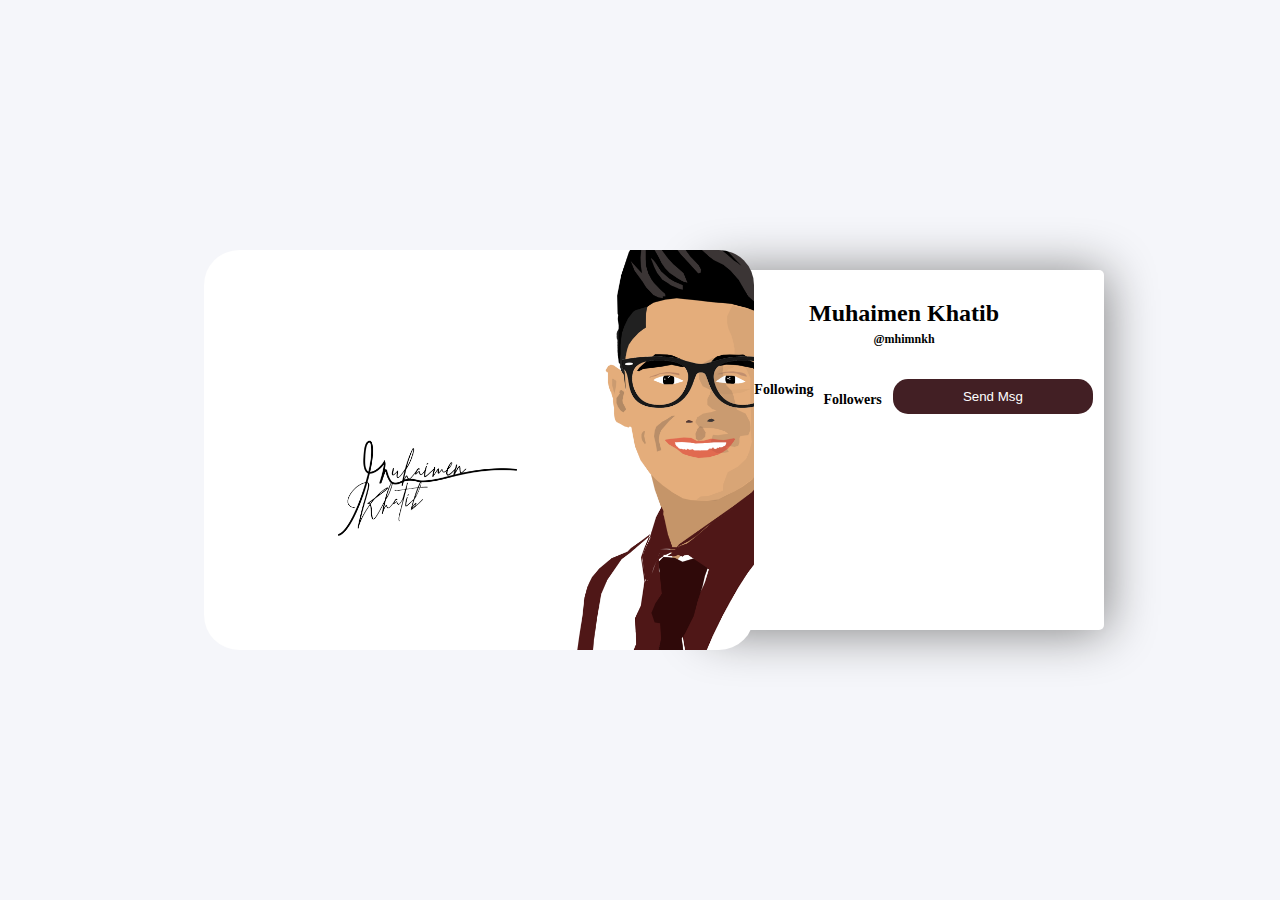
<file: 1st Try/siteim.html>
<!DOCTYPE html>
<html>
<head>
	<title>Khatib</title>
	<link rel="stylesheet" type="text/css" href="sty.css">
	<meta charset="utf-8">
	<meta name="viewport" content="width=device-width , initial-scale=1.0">
</head>
<!-- The body -->
<body class="body">
	<div class="box">
	<div class="list">

	<ul class="lista">
		
		<li id="home"> <a href="#">Home</a></li>
		<li id="whoiam"> <a href="#">Who I am ?</a></li>
		<li id="contact"> <a href="#">Contact me</a></li>
			
	</ul>
	</div>
	
	<div class="box1"></div>
	<div class="box2">
		<div class="txting">
		<h2>Muhaimen Khatib</h2>
		<h3>@mhimnkh</h3>

			<h4>shots</h4>
			<h5>Following</h5>
			<h6>Followers</h6>
		
		</div>
		<button> <a href="#">Send Msg</a>
		</button>
	</div>
	</div>
</body>
</html>
</file>
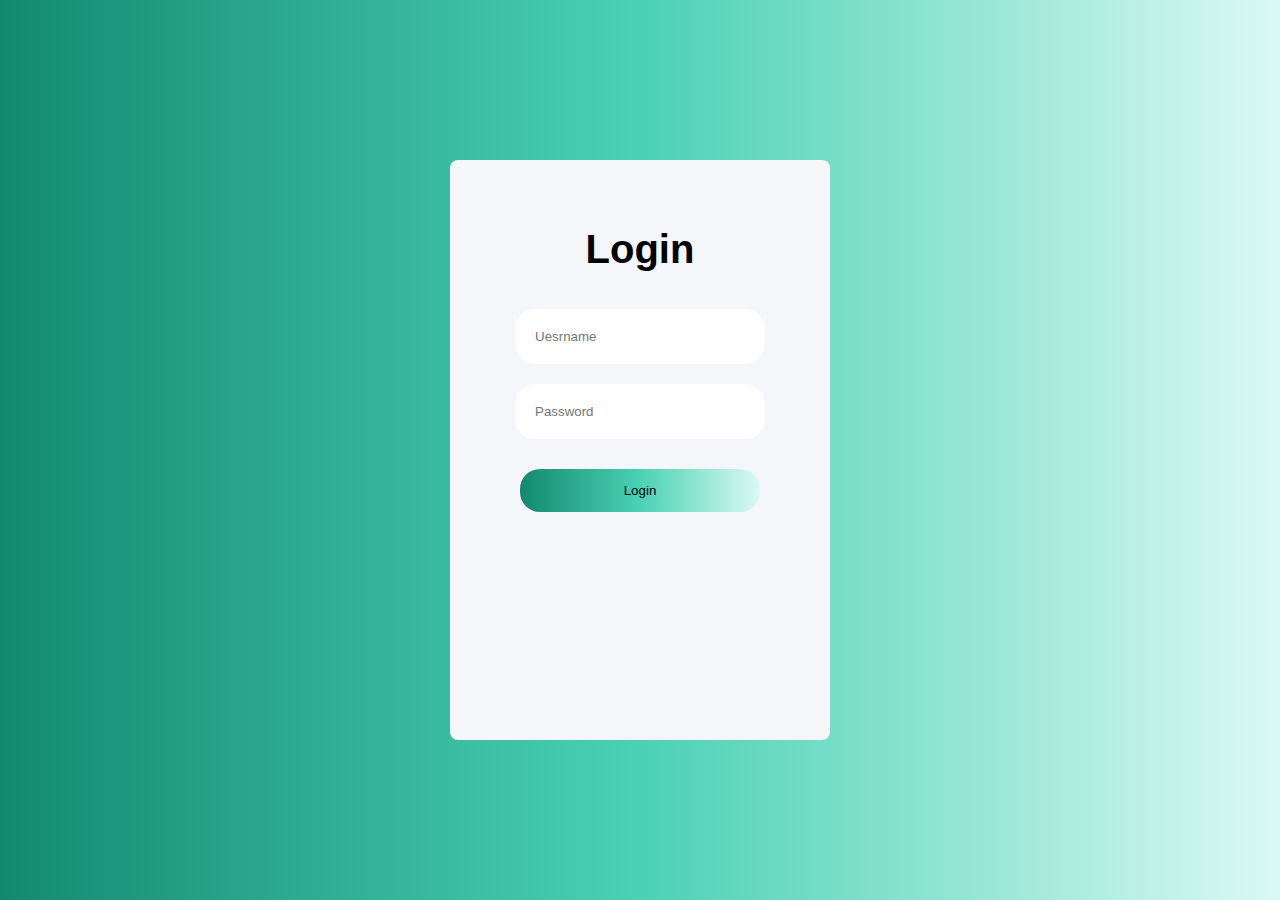
<file: Login Page v1.0/login.html>
<!DOCTYPE html>
<html>
<head>
	<title>Login</title>
	<link rel="stylesheet" type="text/css" href="stylelog.css">
	<meta charset="utf-8">
	<meta name="viewport" content="width=device-width , initial-scale=1.0">
</head>
<body class="body">
	<div class="box">
		
		<h1>Login</h1>
		<input type="text" name="username" placeholder="Uesrname">
		<input type="password" name="password" placeholder="Password">
		<button>Login</button>
		<!--<h2 id="pos">Don't have account? <a href="#">Sing up</a></h2>-->
		
	</div>

</body>
</html>
</file>
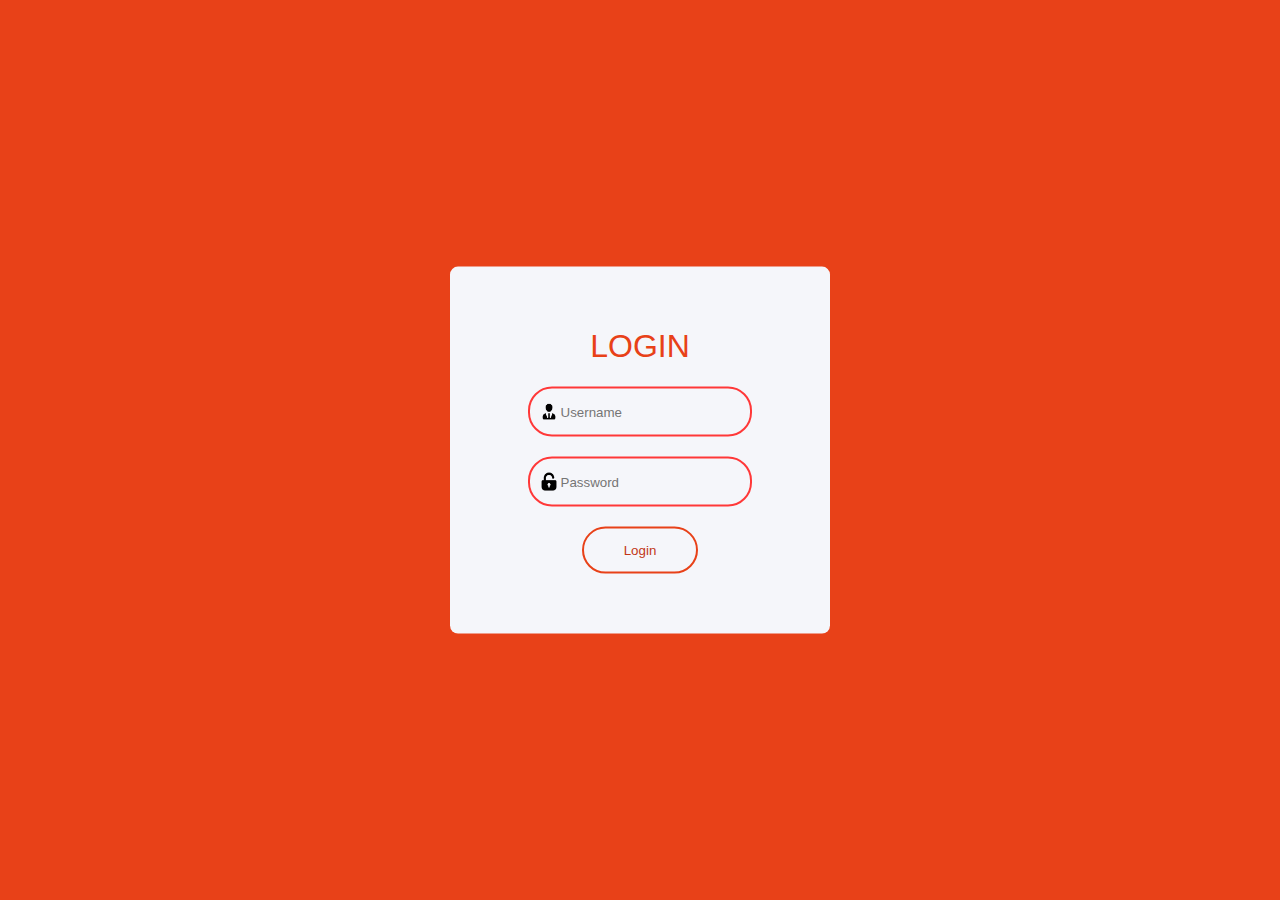
<file: Login Page/sign.html>
<!DOCTYPE html>
<html>
<head>
	<title>Sign Up</title>
	<link rel="stylesheet"  href="style1.css">
	<meta charset="utf-8">
	<meta name="veiwport" content="width=device-width , initial-scale=1.0">
</head>
<body class="body">
	<form class="box" action="sign.html" method="post">
		<h1>Login</h1>
		<div class="intxt">
		<img src="g/123.png">
		<input type="text" name="" placeholder="Username" >
		</div>
		<div class="intxt">
		<img src="g/12345.png">
		<input type="password" name="" placeholder="Password">
		</div>
		<input type="submit" name="" value="Login">
	</form>
</body>
</html>
</file>
<file: 1st Try/sty.css>
body {
	
	background-color: #f5f6fa;
	background-size: cover;
	margin: 0;
	padding: 0;

}
/*background-clip:;border-box|padding-box|content-box|initial|inherit*/
.box {
	width: 1000px;
	height: 400px;
	position: absolute;
	top: 50%;
	left: 55%;
	transform: translate(-50%,-50%);
	font-family: tahoma;

	
}


.box1{
	width: 55%;
	height: 100%;
	background-image: url("img/cartoon.png");
	background-size: cover ;
	border-radius: 35px;
	float: left;
	background-color: white;
	position: absolute;
}
.box2{
	width: 40%;
	height: 90%;
	background-color: white;
	border-radius: 5px;
	margin-left: 50%;
	margin-top: 20px;
	box-shadow: 2px 2px 50px grey;
	text-align: center;

	transition: 1s;
}

.list {
	position: absolute;


}
ul {
	list-style: none;
position: absolute;

}
li {
	display: inline-block;
	position: absolute;
}
li a:hover {
	color: black;
	text-shadow: 1px ; 
}
a{
	text-decoration: none;
	color: white;

}



h2  {
	padding-top:  30px;
}
h3 {
	font-size: 12px;
	margin-top: -15px;
}
.boxfollow
{
	padding-left: 50px;
}
	h4 , h5 , h6 {
	display: inline-block;
	margin-left: 10px; 
	font-size: 14px;
	float: left;
	
}
button {
	background: none;
	padding: 10px;
	width: 200px;
	margin-top: 20px;
	border-radius: 15px;
	background-color: #421f24;
	border: 0;
	color: white;
}
</file>
<file: Login Page v1.0/stylelog.css>
.body {

	background-image: linear-gradient(to left,#dbf9f4,#4bd1b4,#128a70);
	
	font-family: sans-serif;
}
.box {

	width: 300px;
	height: 500px;
	padding: 40px;
	position: absolute;
	top: 50%;
	left: 50%;
	transform: translate(-50%,-50%);
	background-color: #f5f6fa;
	text-align: center;
	border-radius: 8px;
	color: black;
	font-size: 20px;
}

.box button
{
	border: 0;
	background: none;
	display: block;
	margin: 20px auto;
	text-align: center;
	
	padding: 14px 40px;
	width: 80%;
	outline: none;
	background-image: linear-gradient(to left,#dbf9f4,#4bd1b4,#128a70);
	border-radius: 20px; 
	transition: 0.3s;
	cursor: pointer;

}
.box input {
	
	margin: 10px auto;

	
	padding: 20px ;
	width: 70%;
	
	border: 2px black; 
	
	transition: .8s;
	border-radius: 20px; 
}

.box input :hover{

	border-radius:  30px ;

	}
</file>
<file: Login Page/style1.css>
.body {

	background-color: #e84118; 
	margin: 0;
	padding: 0;
	font-family: sans-serif;
	
}
.box {

	width: 300px;
	padding: 40px;
	position: absolute;
	top: 50%;
	left: 50%;
	transform: translate(-50%,-50%);
	background-color: #f5f6fa;
	text-align: center;
	border-radius: 8px;

}

.box h1 {
	color: #e84118;
	text-transform: uppercase;
	font-weight: 100;
}
.intxt img {
	width: 18px;
	height: 18px;
	float: left;
}
.intxt  {

	border: 0;
	
	display: block;
	margin: 20px auto;
	text-align: center;
	border: 2px solid #ff3838;
	padding: 14px 10px;
	width: 200px;
	outline: none;
	color: #fbc531;
	border-radius: 24px ;
	transition: 0.3s;

} 
.box input  {
	background: none;
	border: none;
	outline: none;
}
.intxt:hover {

	width: 280px;
	border-color: #2f3640;


}	

.box input[type= "submit"]
{
	border: 0;
	background: none;
	display: block;
	margin: 20px auto;
	text-align: center;
	border: 2px solid #e84118;
	padding: 14px 40px;
	
	outline: none;
	color: #c23616;
	border-radius: 24px ;
	transition: 0.3s;
	cursor: pointer;


}

.box input[type= "submit"]:hover {

	background: #e84118;
	color: white;
}
</file>
